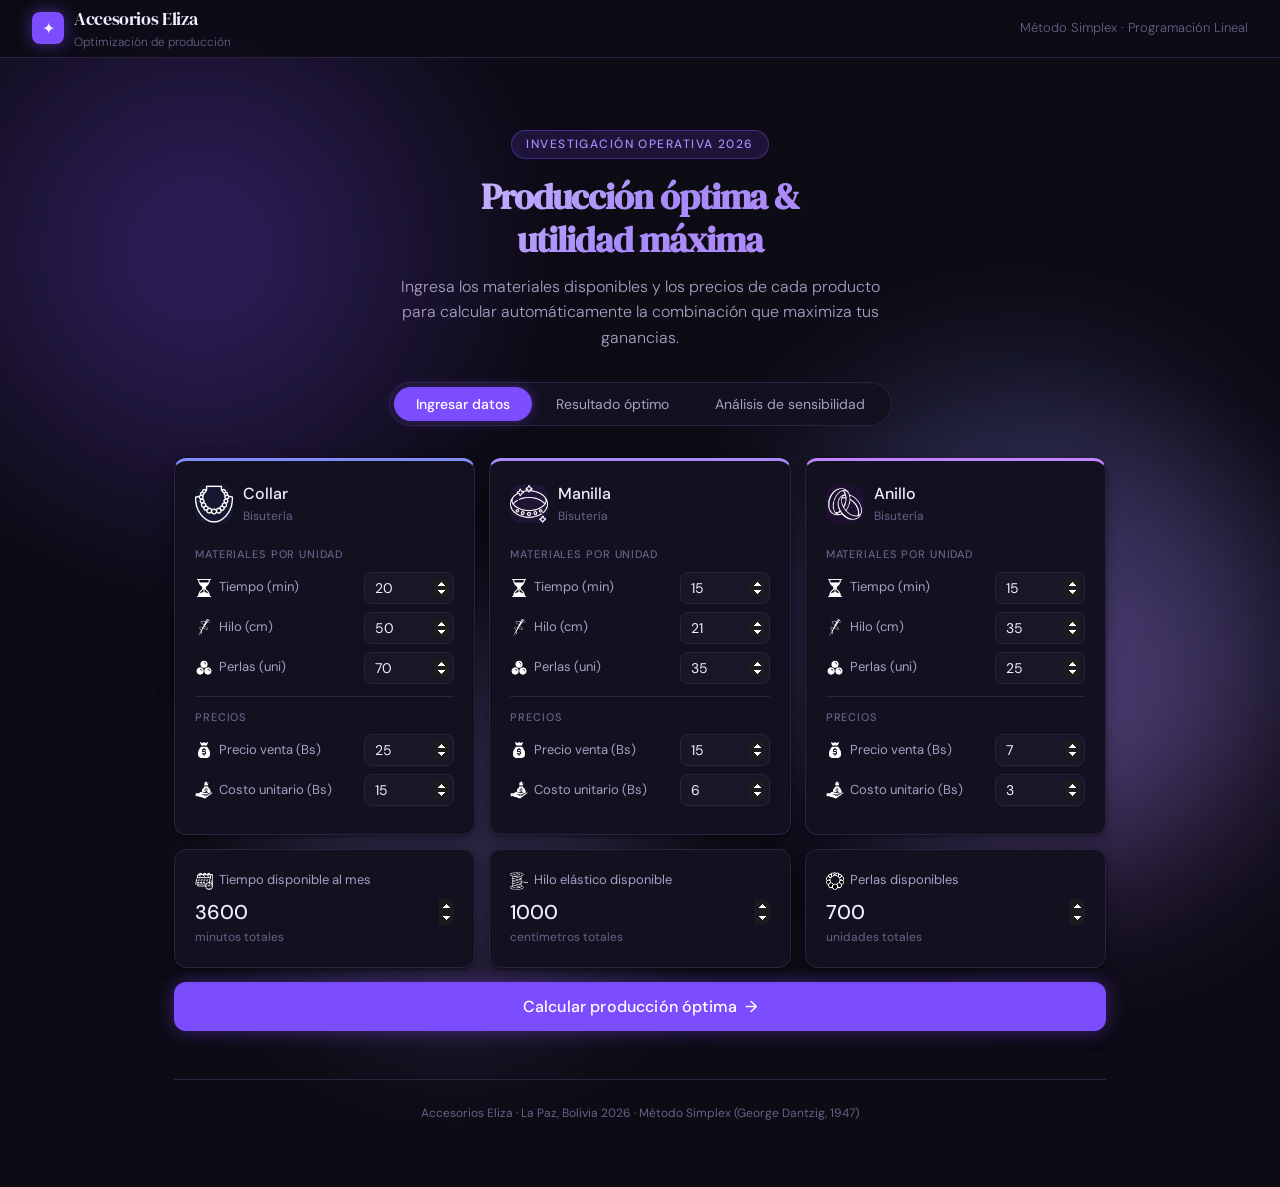
<file: index.html>
<!DOCTYPE html>
<html lang="es">
<head>
  <meta charset="UTF-8">
  <meta name="viewport" content="width=device-width, initial-scale=1.0">
  <title>Accesorios Eliza — Optimización de Producción</title>
  <link href="https://fonts.googleapis.com/css2?family=DM+Serif+Display&family=DM+Sans:ital,opsz,wght@0,9..40,300;0,9..40,400;0,9..40,500;1,9..40,300&display=swap" rel="stylesheet">
  <link rel="stylesheet" href="estilo.css">
  <link rel="icon" href="data:image/svg+xml,<svg xmlns='http://www.w3.org/2000/svg' viewBox='0 0 100 100'><text y='.9em' font-size='90'>✦</text></svg>">
</head>
<body>

 <div class="lava-blob"></div>
  <div class="lava-blob"></div>

<nav>
  <div class="nav-brand">
    <div class="nav-logo">✦</div>
    <div>
      <div class="nav-title">Accesorios Eliza</div>
      <div class="nav-subtitle">Optimización de producción</div>
    </div>
  </div>
  <div style="font-size:13px;color:var(--text3);font-weight:300;">Método Simplex · Programación Lineal</div>
</nav>

<div class="page">

  <div class="hero">
    <div class="hero-eyebrow">Investigación Operativa 2026</div>
    <h1>Producción óptima &amp;<br>utilidad máxima</h1>
    <p>Ingresa los materiales disponibles y los precios de cada producto para calcular automáticamente la combinación que maximiza tus ganancias.</p>
  </div>

  <div class="tabs-wrapper">
    <div class="tabs">
      <button class="tab-btn active" onclick="showTab('datos')">Ingresar datos</button>
      <button class="tab-btn" onclick="showTab('resultado')">Resultado óptimo</button>
      <button class="tab-btn" onclick="showTab('sensibilidad')">Análisis de sensibilidad</button>
    </div>
  </div>

  <!-- TAB 1: DATOS -->
  <div class="section active" id="tab-datos">
    <div class="product-grid">

      <div class="product-card collar">
        <div class="product-header">
          <div class="product-icon collar">
            <img src="img/collar.png" alt="MDN" />
          </div>
          <div><div class="product-name">Collar</div><div class="product-type">Bisutería</div></div>
        </div>
        <div class="card-title" style="font-size:11px;margin-bottom:8px;">Materiales por unidad</div>
        <div class="field-row"><span class="field-label"><span class="field-icon tiempo"></span>Tiempo (min)</span><input type="number" id="t1" value="20" min="0"></div>
        <div class="field-row"><span class="field-label"><span class="field-icon hilo"></span>Hilo (cm)</span><input type="number" id="h1" value="50" min="0"></div>
        <div class="field-row"><span class="field-label"><span class="field-icon perlas"></span>Perlas (uni)</span><input type="number" id="p1" value="70" min="0"></div>
        <div class="field-divider"></div>
        <div class="card-title" style="font-size:11px;margin-bottom:8px;">Precios</div>
        <div class="field-row"><span class="field-label"><span class="field-icon dinero"></span>Precio venta (Bs)</span><input type="number" id="v1" value="25" min="0"></div>
        <div class="field-row"><span class="field-label"><span class="field-icon costo"></span>Costo unitario (Bs)</span><input type="number" id="c1" value="15" min="0"></div>
      </div>

      <div class="product-card manilla">
  <div class="product-header">
    <div class="product-icon manilla"><img src="img/brazalete.png" alt="Manilla" /></div>
    <div><div class="product-name">Manilla</div><div class="product-type">Bisutería</div></div>
  </div>

  <div class="card-title" style="font-size:11px;margin-bottom:8px;">Materiales por unidad</div>

  <div class="field-row">
    <span class="field-label"><span class="field-icon tiempo"></span> Tiempo (min)</span>
    <input type="number" id="t2" value="15" min="0">
  </div>
  <div class="field-row">
    <span class="field-label"><span class="field-icon hilo"></span> Hilo (cm)</span>
    <input type="number" id="h2" value="21" min="0">
  </div>
  <div class="field-row">
    <span class="field-label"><span class="field-icon perlas"></span> Perlas (uni)</span>
    <input type="number" id="p2" value="35" min="0">
  </div>

  <div class="field-divider"></div>
  <div class="card-title" style="font-size:11px;margin-bottom:8px;">Precios</div>

  <div class="field-row">
    <span class="field-label"><span class="field-icon dinero"></span> Precio venta (Bs)</span>
    <input type="number" id="v2" value="15" min="0">
  </div>
  <div class="field-row">
    <span class="field-label"><span class="field-icon costo"></span> Costo unitario (Bs)</span>
    <input type="number" id="c2" value="6" min="0">
  </div>
</div>

      <div class="product-card anillo">
  <div class="product-header">
    <div class="product-icon anillo"><img src="img/anillo.png" alt="Anillo" /></div>
    <div><div class="product-name">Anillo</div><div class="product-type">Bisutería</div></div>
  </div>

  <div class="card-title" style="font-size:11px;margin-bottom:8px;">Materiales por unidad</div>

  <div class="field-row">
    <span class="field-label"><span class="field-icon tiempo"></span> Tiempo (min)</span>
    <input type="number" id="t3" value="15" min="0">
  </div>
  <div class="field-row">
    <span class="field-label"><span class="field-icon hilo"></span> Hilo (cm)</span>
    <input type="number" id="h3" value="35" min="0">
  </div>
  <div class="field-row">
    <span class="field-label"><span class="field-icon perlas"></span> Perlas (uni)</span>
    <input type="number" id="p3" value="25" min="0">
  </div>

  <div class="field-divider"></div>
  <div class="card-title" style="font-size:11px;margin-bottom:8px;">Precios</div>

  <div class="field-row">
    <span class="field-label"><span class="field-icon dinero"></span> Precio venta (Bs)</span>
    <input type="number" id="v3" value="7" min="0">
  </div>
  <div class="field-row">
    <span class="field-label"><span class="field-icon costo"></span> Costo unitario (Bs)</span>
    <input type="number" id="c3" value="3" min="0">
  </div>
</div>

    </div>

    <div class="resources-row">
      <div class="resource-item">
        <div class="resource-label"><span class="field-icon calendario"></span> Tiempo disponible al mes</div>
        <input type="number" id="rT" value="3600" min="0">
        <div class="resource-unit">minutos totales</div>
      </div>
      <div class="resource-item">
        <div class="resource-label"><span class="field-icon hilos"></span>  Hilo elástico disponible</div>
        <input type="number" id="rH" value="1000" min="0">
        <div class="resource-unit">centímetros totales</div>
      </div>
      <div class="resource-item">
        <div class="resource-label"><span class="field-icon perla"></span>  Perlas disponibles</div>
        <input type="number" id="rP" value="700" min="0">
        <div class="resource-unit">unidades totales</div>
      </div>
    </div>

    <button class="btn-calc" onclick="optimizar()">
      <span>Calcular producción óptima</span><span>→</span>
    </button>
  </div>

  <!-- TAB 2: RESULTADO -->
<div class="section" id="tab-resultado">
  <div id="result-content">
    <div class="empty-state">
      <div class="wave-wrapper">
        <div class="wave-bar"></div>
        <div class="wave-bar"></div>
        <div class="wave-bar"></div>
        <div class="wave-bar"></div>
        <div class="wave-bar"></div>
      </div>
      <p>Ingresa los datos y presiona <strong>Calcular</strong> para ver la solución óptima.</p>
    </div>
  </div>
</div>

  <!-- TAB 3: SENSIBILIDAD -->
<div class="section" id="tab-sensibilidad">
  <div id="sens-content">
    <div class="empty-state">
      <div class="wave-wrapper">
        <div class="wave-bar"></div>
        <div class="wave-bar"></div>
        <div class="wave-bar"></div>
        <div class="wave-bar"></div>
        <div class="wave-bar"></div>
      </div>
      <p>Primero calcula la producción óptima para ver el análisis de sensibilidad.</p>
    </div>
  </div>
</div>

  <div class="footer-note">
    Accesorios Eliza · La Paz, Bolivia 2026 · Método Simplex (George Dantzig, 1947)
  </div>
</div>

<script src="app.js"></script>
</body>
</html>
</file>
<file: estilo.css>
:root {
  --bg: #0d0b14;
  --surface: #13101f;
  --surface2: #1a1628;
  --border: #2a2440;
  --border2: #3d3560;
  --text: #f0eeff;
  --text2: #a89ec4;
  --text3: #6b6088;
  --accent: #7c4dff;
  --accent2: #a78bfa;
  --accent-light: #1e1535;
  --gold: #c084fc;
  --gold-light: #1e1030;
  --coral: #f472b6;
  --coral-light: #1f0f1e;
  --purple: #818cf8;
  --purple-light: #151830;
  --radius: 12px;
  --radius-sm: 8px;
  --shadow: 0 1px 3px rgba(0,0,0,0.4), 0 4px 16px rgba(0,0,0,0.3);
  --shadow-lg: 0 4px 24px rgba(124,77,255,0.15), 0 1px 4px rgba(0,0,0,0.4);

  --img-collar:     url('img/collar.png');
  --img-manilla:    url('img/brazalete.png');
  --img-anillo:     url('img/anillo.png');
  --img-perlas:     url('img/perlas.png');
  --img-hilo:       url('img/hilo.png');
  --img-dinero:     url('img/dinero.png');
  --img-costo:      url('img/costo.png');
  --img-tiempo:     url('img/tiempo.png');
  --img-calendario: url('img/calendario.png');
  --img-hilos:      url('img/hilos.png');
  --img-perla:      url('img/perla.png');
  --img-foquito:    url('img/foquito.png');
  --img-advertencia: url('img/advertencia.png');
}

/* ── ICONOS ── */
.field-icon.advertencia {
  display: inline-block; width: 18px; height: 18px;
  background: var(--img-advertencia) center/contain no-repeat;
  vertical-align: middle; filter: invert(1) brightness(2);
}
.field-icon.foquito {
  display: inline-block; width: 18px; height: 18px;
  background: var(--img-foquito) center/contain no-repeat;
  vertical-align: middle; filter: invert(1) brightness(2);
}
.field-icon.perlas {
  display: inline-block; width: 18px; height: 18px;
  background: var(--img-perlas) center/contain no-repeat;
  vertical-align: middle; filter: invert(1) brightness(2);
}
.field-icon.perla {
  display: inline-block; width: 18px; height: 18px;
  background: var(--img-perla) center/contain no-repeat;
  vertical-align: middle; filter: invert(1) brightness(2);
}
.field-icon.hilos {
  display: inline-block; width: 18px; height: 18px;
  background: var(--img-hilos) center/contain no-repeat;
  vertical-align: middle; filter: invert(1) brightness(2);
}
.field-icon.calendario {
  display: inline-block; width: 18px; height: 18px;
  background: var(--img-calendario) center/contain no-repeat;
  vertical-align: middle; filter: invert(1) brightness(2);
}
.field-icon.hilo {
  display: inline-block; width: 18px; height: 18px;
  background: var(--img-hilo) center/contain no-repeat;
  vertical-align: middle; filter: invert(1) brightness(2);
}
.field-icon.dinero {
  display: inline-block; width: 18px; height: 18px;
  background: var(--img-dinero) center/contain no-repeat;
  vertical-align: middle; filter: invert(1) brightness(2);
}
.field-icon.costo {
  display: inline-block; width: 18px; height: 18px;
  background: var(--img-costo) center/contain no-repeat;
  vertical-align: middle; filter: invert(1) brightness(2);
}
.field-icon.tiempo {
  display: inline-block; width: 18px; height: 18px;
  background: var(--img-tiempo) center/contain no-repeat;
  vertical-align: middle; filter: invert(1) brightness(2);
}

/* ── IMAGEN DE PRODUCTOS ── */
.product-icon img {
  width: 100%;
  height: 100%;
  object-fit: contain;
  border-radius: 8px;
  filter: invert(1) brightness(2);
}

* { box-sizing: border-box; margin: 0; padding: 0; }

body {
  font-family: 'DM Sans', sans-serif;
  background: var(--bg);
  color: var(--text);
  min-height: 100vh;
  font-size: 15px;
  line-height: 1.6;
  position: relative;
  overflow-x: hidden;
}

/* ── FONDO LAVA ── */
body::before,
body::after {
  content: '';
  position: fixed;
  border-radius: 50%;
  z-index: 0;
  pointer-events: none;
  animation: lava 12s ease-in-out infinite alternate;
}
body::before {
  width: 700px; height: 700px;
  background: radial-gradient(circle, #7c4dff, transparent 70%);
  top: -100px; left: -150px;
  animation-duration: 14s;
  opacity: 0.35;
  filter: blur(60px);
}
body::after {
  width: 600px; height: 600px;
  background: radial-gradient(circle, #c084fc, transparent 70%);
  bottom: -100px; right: -100px;
  animation-duration: 10s;
  animation-direction: alternate-reverse;
  opacity: 0.30;
  filter: blur(60px);
}

.lava-blob {
  position: fixed;
  border-radius: 50%;
  pointer-events: none;
  z-index: 0;
  animation: lava 16s ease-in-out infinite alternate;
}
.lava-blob:nth-child(1) {
  width: 500px; height: 500px;
  background: #818cf8;
  top: 40%; left: 60%;
  animation-duration: 18s;
  opacity: 0.20;
  filter: blur(70px);
}
.lava-blob:nth-child(2) {
  width: 400px; height: 400px;
  background: #a78bfa;
  top: 70%; left: 20%;
  animation-duration: 12s;
  animation-direction: alternate-reverse;
  opacity: 0.20;
  filter: blur(70px);
}

@keyframes lava {
  0%   { transform: translate(0, 0) scale(1); }
  33%  { transform: translate(40px, -60px) scale(1.1); }
  66%  { transform: translate(-30px, 40px) scale(0.95); }
  100% { transform: translate(60px, 20px) scale(1.05); }
}

nav {
  background: rgba(13, 11, 20, 0.85);
  backdrop-filter: blur(12px);
  border-bottom: 1px solid var(--border);
  padding: 0 2rem;
  display: flex;
  align-items: center;
  justify-content: space-between;
  height: 58px;
  position: sticky;
  top: 0;
  z-index: 100;
}
.nav-brand { display: flex; align-items: center; gap: 10px; }
.nav-logo {
  width: 32px; height: 32px;
  background: var(--accent);
  border-radius: 8px;
  display: flex; align-items: center; justify-content: center;
  font-size: 16px;
  box-shadow: 0 0 16px rgba(124,77,255,0.5);
}
.nav-title { font-family: 'DM Serif Display', serif; font-size: 18px; color: var(--text); letter-spacing: -0.02em; }
.nav-subtitle { font-size: 12px; color: var(--text3); font-weight: 300; }

.page { max-width: 980px; margin: 0 auto; padding: 2rem 1.5rem 4rem; position: relative; z-index: 1; }

.hero { text-align: center; padding: 2.5rem 0 2rem; animation: fadeUp 0.5s ease both; }
.hero-eyebrow {
  display: inline-block; font-size: 12px; font-weight: 500;
  letter-spacing: 0.12em; text-transform: uppercase;
  color: var(--accent2);
  background: rgba(124,77,255,0.15);
  border: 1px solid rgba(124,77,255,0.4);
  border-radius: 999px;
  padding: 4px 14px; margin-bottom: 16px;
}
.hero h1 {
  font-family: 'DM Serif Display', serif; font-size: 36px; line-height: 1.2;
  letter-spacing: -0.03em; margin-bottom: 12px;
  background: linear-gradient(135deg, #f0eeff 0%, #a78bfa 50%, #c084fc 100%);
  -webkit-background-clip: text;
  -webkit-text-fill-color: transparent;
  background-clip: text;
}
.hero p { font-size: 16px; color: var(--text2); max-width: 500px; margin: 0 auto; font-weight: 300; }

.tabs-wrapper { display: flex; justify-content: center; margin-bottom: 2rem; animation: fadeUp 0.5s 0.1s ease both; }
.tabs { display: inline-flex; background: var(--surface); border: 1px solid var(--border); border-radius: 999px; padding: 4px; gap: 2px; }
.tab-btn { padding: 8px 22px; font-size: 14px; font-family: 'DM Sans', sans-serif; border: none; background: none; border-radius: 999px; cursor: pointer; color: var(--text2); transition: all 0.2s; font-weight: 400; }
.tab-btn.active { background: var(--accent); color: #fff; font-weight: 500; box-shadow: 0 0 12px rgba(124,77,255,0.4); }
.tab-btn:hover:not(.active) { color: var(--text); background: var(--surface2); }

.section { display: none; animation: fadeUp 0.3s ease both; }
.section.active { display: block; }

.card { background: var(--surface); border: 1px solid var(--border); border-radius: var(--radius); padding: 1.5rem; box-shadow: var(--shadow); }
.card-title { font-size: 13px; font-weight: 500; text-transform: uppercase; letter-spacing: 0.08em; color: var(--text3); margin-bottom: 1rem; }

.product-grid { display: grid; grid-template-columns: repeat(3, 1fr); gap: 14px; margin-bottom: 14px; }
.product-card { background: var(--surface); border: 1px solid var(--border); border-radius: var(--radius); padding: 1.25rem; box-shadow: var(--shadow); transition: border-color 0.2s, box-shadow 0.2s; }
.product-card:hover { border-color: rgba(124,77,255,0.5); box-shadow: 0 0 20px rgba(124,77,255,0.15); }
.product-card.collar  { border-top: 3px solid var(--purple); }
.product-card.manilla { border-top: 3px solid var(--accent2); }
.product-card.anillo  { border-top: 3px solid var(--gold); }

.product-header { display: flex; align-items: center; gap: 10px; margin-bottom: 1.25rem; }
.product-icon { width: 38px; height: 38px; border-radius: 10px; display: flex; align-items: center; justify-content: center; font-size: 20px; flex-shrink: 0; }
.product-icon.collar  { background: var(--purple-light); }
.product-icon.manilla { background: var(--accent-light); }
.product-icon.anillo  { background: var(--gold-light); }
.product-name { font-size: 16px; font-weight: 500; color: var(--text); }
.product-type { font-size: 12px; color: var(--text3); }

.field-divider { height: 1px; background: var(--border); margin: 12px 0; }
.field-row { display: flex; align-items: center; justify-content: space-between; margin-bottom: 8px; }
.field-label { font-size: 13px; color: var(--text2); display: flex; align-items: center; gap: 6px; }
.field-icon { font-size: 14px; }

/* ── INPUTS ── */
input[type="number"] {
  width: 90px; padding: 6px 4px 6px 10px; font-size: 14px;
  font-family: 'DM Sans', sans-serif;
  border: 1px solid var(--border); border-radius: var(--radius-sm);
  background: var(--surface2); color: var(--text); text-align: left;
  transition: border-color 0.15s, box-shadow 0.15s;
  -moz-appearance: textfield;
  appearance: textfield;
}
input[type="number"]:focus {
  outline: none; border-color: var(--accent);
  box-shadow: 0 0 0 3px rgba(124,77,255,0.2); background: var(--surface);
}
input[type="number"]::-webkit-inner-spin-button {
  opacity: 1;
  margin-left: 6px;
  cursor: pointer;
  filter: invert(1) brightness(2);
}
input[type="number"]::-webkit-outer-spin-button {
  opacity: 1;
  filter: invert(1) brightness(2);
}

.resources-row { display: grid; grid-template-columns: repeat(3, 1fr); gap: 14px; margin-bottom: 14px; }
.resource-item { background: var(--surface); border: 1px solid var(--border); border-radius: var(--radius); padding: 1.25rem; box-shadow: var(--shadow); }
.resource-label { font-size: 13px; color: var(--text2); margin-bottom: 8px; display: flex; align-items: center; gap: 6px; }
.resource-item input { width: 100%; font-size: 20px; font-weight: 500; text-align: left; border: none; background: none; padding: 0; color: var(--text); -moz-appearance: textfield; appearance: textfield; }
.resource-item input:focus { outline: none; box-shadow: none; border: none; background: none; }
.resource-item input::-webkit-inner-spin-button { filter: invert(1) brightness(2); opacity: 1; }
.resource-item input::-webkit-outer-spin-button { filter: invert(1) brightness(2); opacity: 1; }
.resource-unit { font-size: 12px; color: var(--text3); margin-top: 2px; }

.btn-calc {
  width: 100%; padding: 14px; font-size: 16px; font-weight: 500;
  font-family: 'DM Sans', sans-serif; background: var(--accent); color: #fff;
  border: none; border-radius: var(--radius); cursor: pointer;
  letter-spacing: 0.01em; transition: background 0.2s, transform 0.1s, box-shadow 0.2s;
  display: flex; align-items: center; justify-content: center; gap: 8px;
  box-shadow: 0 0 20px rgba(124,77,255,0.4);
}
.btn-calc:hover  { background: #6a3de8; box-shadow: 0 0 28px rgba(124,77,255,0.6); }
.btn-calc:active { transform: scale(0.99); }

.result-banner {
  background: linear-gradient(135deg, #1e1535 0%, #2d1b69 50%, #1a0f3d 100%);
  border: 1px solid rgba(124,77,255,0.3);
  box-shadow: 0 0 40px rgba(124,77,255,0.2);
  border-radius: var(--radius);
  padding: 2rem; text-align: center; margin-bottom: 14px;
  position: relative; overflow: hidden;
}
.result-banner::before { content: ''; position: absolute; top: -40px; right: -40px; width: 160px; height: 160px; border-radius: 50%; background: rgba(124,77,255,0.08); }
.result-banner::after  { content: ''; position: absolute; bottom: -60px; left: -20px; width: 200px; height: 200px; border-radius: 50%; background: rgba(192,132,252,0.06); }
.result-label  { font-size: 13px; color: rgba(255,255,255,0.55); margin-bottom: 6px; text-transform: uppercase; letter-spacing: 0.1em; }
.result-amount { font-family: 'DM Serif Display', serif; font-size: 52px; color: #fff; line-height: 1; margin-bottom: 6px; }
.result-sub    { font-size: 14px; color: rgba(255,255,255,0.5); font-weight: 300; }

.metrics-grid { display: grid; grid-template-columns: repeat(4, 1fr); gap: 10px; margin-bottom: 14px; }
.metric { background: var(--surface); border: 1px solid var(--border); border-radius: var(--radius-sm); padding: 1rem; text-align: center; box-shadow: var(--shadow); }
.metric-label { font-size: 12px; color: var(--text3); margin-bottom: 6px; text-transform: uppercase; letter-spacing: 0.06em; display: flex; align-items: center; justify-content: center; gap: 4px; }
.metric-value { font-size: 26px; font-weight: 500; color: var(--text); line-height: 1; }
.metric-unit  { font-size: 12px; color: var(--text3); margin-top: 3px; }

.two-col { display: grid; grid-template-columns: 1fr 1fr; gap: 14px; margin-bottom: 14px; }

.bar-row { display: flex; align-items: center; gap: 12px; margin-bottom: 14px; }
.bar-label { font-size: 13px; color: var(--text2); width: 110px; flex-shrink: 0; display: flex; align-items: center; gap: 6px; }
.bar-track { flex: 1; height: 8px; background: var(--surface2); border-radius: 999px; overflow: hidden; }
.bar-fill  { height: 100%; border-radius: 999px; transition: width 0.8s cubic-bezier(0.4, 0, 0.2, 1); }
.bar-stats { font-size: 12px; color: var(--text2); width: 110px; text-align: right; flex-shrink: 0; }
.bar-pct   { font-size: 13px; font-weight: 500; color: var(--text); width: 38px; text-align: right; flex-shrink: 0; }

/* ── RECOMENDACIÓN ── */
.recommendation { background: rgba(124,77,255,0.08); border: 1px solid rgba(124,77,255,0.25); border-radius: var(--radius); padding: 1.25rem 1.5rem; margin-bottom: 14px; }
.rec-header {
  display: flex;
  align-items: center;
  gap: 8px;
  margin-bottom: 8px;
}
.rec-icon {
  font-size: 18px;
  display: flex;
  align-items: center;
  line-height: 1;
  flex-shrink: 0;
}
.rec-icon img {
  width: 20px;
  height: 20px;
  object-fit: contain;
  filter: invert(1) brightness(2);
  display: block;
}
.rec-title { font-size: 14px; font-weight: 500; color: var(--accent2); }
.rec-body  { font-size: 14px; color: var(--text2); line-height: 1.7; }
.rec-body strong { color: var(--text); font-weight: 500; }

/* ── TABLA SENSIBILIDAD ── */
.sens-table-wrapper { overflow-x: auto; -webkit-overflow-scrolling: touch; }
.sens-table { width: 100%; border-collapse: collapse; }
.sens-table th { font-size: 12px; font-weight: 500; text-transform: uppercase; letter-spacing: 0.08em; color: var(--text3); text-align: left; padding: 0 12px 10px; border-bottom: 1px solid var(--border); }
.sens-table th:last-child { text-align: right; }
.sens-table td { padding: 12px; font-size: 14px; border-bottom: 1px solid var(--border); vertical-align: middle; color: var(--text2); }
.sens-table tr:last-child td { border-bottom: none; }

.sens-badge { display: inline-block; font-size: 11px; padding: 2px 8px; border-radius: 999px; font-weight: 500; }
.badge-critical { background: rgba(244,114,182,0.15); color: var(--coral); }
.badge-ok       { background: rgba(74,222,128,0.15);  color: #4ade80; }

.sens-row-hover:hover td { background: rgba(124,77,255,0.06); }

.sens-icon {
  width: 16px; height: 16px;
  object-fit: contain;
  vertical-align: middle;
  filter: invert(1) brightness(2);
  margin-right: 4px;
}

.plus { color: var(--accent2); font-weight: 500; }
.zero { color: var(--text3); }

/* ── PILL DE IMPACTO ── */
.impact-pill {
  display: inline-block;
  padding: 2px 10px;
  border-radius: 999px;
  font-size: 12px;
  font-weight: 500;
}
.impact-pill.plus { background: rgba(167,139,250,0.15); color: var(--accent2); }
.impact-pill.zero { background: rgba(107,96,136,0.15);  color: var(--text3); }

/* ── SEPARADOR SIMULADOR ── */
.sim-separator {
  display: flex;
  align-items: center;
  gap: 12px;
  margin: 1.5rem 0 1rem;
}
.sim-separator::before,
.sim-separator::after {
  content: '';
  flex: 1;
  height: 1px;
  background: var(--border);
}
.sim-separator-label {
  font-size: 13px;
  font-weight: 500;
  color: var(--text3);
  white-space: nowrap;
  letter-spacing: 0.06em;
  text-transform: uppercase;
}

/* ── SIMULADOR ── */
.sim-fields { display: grid; grid-template-columns: repeat(3, 1fr); gap: 10px; margin-bottom: 12px; }
.sim-field label { font-size: 12px; color: var(--text3); display: flex; align-items: center; gap: 4px; margin-bottom: 4px; }
.sim-field input {
  width: 100%;
  padding: 6px 10px;
  font-size: 14px;
  font-family: 'DM Sans', sans-serif;
  border: 1px solid var(--border);
  border-radius: var(--radius-sm);
  background: var(--surface2);
  color: var(--text);
  text-align: right;
  transition: border-color 0.15s, box-shadow 0.15s;
  -moz-appearance: textfield;
  appearance: textfield;
}
.sim-field input:focus {
  outline: none;
  border-color: var(--accent);
  box-shadow: 0 0 0 3px rgba(124,77,255,0.2);
  background: var(--surface);
}
.sim-field input::-webkit-outer-spin-button,
.sim-field input::-webkit-inner-spin-button { -webkit-appearance: none; appearance: none; margin: 0; }

.btn-sim-calc { margin-top: 0.75rem; padding: 12px; font-size: 15px; }

.sim-result { margin-top: 12px; display: none; }
.sim-result-inner { background: var(--surface); border: 1px solid var(--border); border-radius: var(--radius-sm); padding: 1rem; display: flex; align-items: center; gap: 1.5rem; }
.sim-val  { font-size: 24px; font-weight: 500; color: var(--text); }
.sim-diff { font-size: 14px; }
.sim-diff.positive { color: var(--accent2); }
.sim-diff.negative { color: var(--coral); }

/* ── IMÁGENES EN MÉTRICAS Y BARRAS ── */
.metric-img {
  width: 16px; height: 16px;
  object-fit: contain;
  vertical-align: middle;
  filter: invert(1) brightness(2);
  margin-right: 4px;
}
.bar-img {
  width: 16px; height: 16px;
  object-fit: contain;
  vertical-align: middle;
  filter: invert(1) brightness(2);
  flex-shrink: 0;
}

/* ── BORDES SUPERIORES EN MÉTRICAS ── */
.metric-collar  { border-top: 3px solid var(--purple); }
.metric-manilla { border-top: 3px solid var(--accent2); }
.metric-anillo  { border-top: 3px solid var(--gold); }
.metric-total   { border-top: 3px solid var(--text3); }

.empty-state { text-align: center; padding: 3rem 1rem; color: var(--text3); }
.empty-state .empty-icon { font-size: 36px; margin-bottom: 12px; }
.empty-state p { font-size: 15px; }

.formula-box { background: var(--surface2); border: 1px solid var(--border); border-radius: var(--radius-sm); padding: 1rem 1.25rem; font-family: 'Courier New', monospace; font-size: 13px; color: var(--text2); line-height: 1.8; }

.footer-note { text-align: center; font-size: 12px; color: var(--text3); margin-top: 3rem; padding-top: 1.5rem; border-top: 1px solid var(--border); }

@keyframes fadeUp {
  from { opacity: 0; transform: translateY(12px); }
  to   { opacity: 1; transform: translateY(0); }
}

/* ── RESPONSIVE ≤ 700px ── */
@media (max-width: 700px) {
  nav            { padding: 0 1rem; }
  .page          { padding: 1rem 1rem 3rem; }
  .hero          { padding: 1.5rem 0 1.5rem; }
  .hero h1       { font-size: 26px; }
  .hero p        { font-size: 14px; }
  .product-grid  { grid-template-columns: 1fr; }
  .resources-row { grid-template-columns: 1fr; }
  .two-col       { grid-template-columns: 1fr; }
  .metrics-grid  { grid-template-columns: repeat(2, 1fr); }
  .sim-fields    { grid-template-columns: 1fr; }
  .result-amount { font-size: 38px; }
  .result-banner { padding: 1.5rem 1rem; }
  .bar-label     { width: 80px; font-size: 12px; }
  .bar-stats     { width: 80px; font-size: 11px; }
  .bar-pct       { width: 32px; font-size: 12px; }
  .sens-table    { min-width: 480px; }
  .sens-table th,
  .sens-table td { padding: 10px 8px; font-size: 12px; }
  .sim-result-inner { flex-direction: column; gap: 0.75rem; align-items: flex-start; }
}

/* ── RESPONSIVE ≤ 420px ── */
@media (max-width: 420px) {
  .tabs          { flex-wrap: wrap; border-radius: 16px; justify-content: center; }
  .tab-btn       { padding: 7px 14px; font-size: 13px; flex: 1 1 auto; text-align: center; }
  nav > div:last-child { display: none; }
  .nav-subtitle  { display: none; }
  .hero h1       { font-size: 22px; }
  .hero-eyebrow  { font-size: 11px; padding: 3px 10px; }
  .metric-value  { font-size: 22px; }
  .metric-label  { font-size: 11px; }
  input[type="number"] { width: 80px; font-size: 13px; }
  .resource-item input { font-size: 17px; }
  .formula-box   { overflow-x: auto; white-space: nowrap; font-size: 12px; }
  .rec-body      { font-size: 13px; }
  .footer-note   { font-size: 11px; }
}

/* ── ANIMACIÓN WAVE ── */
.wave-wrapper {
  display: flex; align-items: flex-end; justify-content: center;
  gap: 6px; height: 50px; margin: 0 auto 20px;
}
.wave-bar {
  width: 8px; border-radius: 999px;
  background: var(--accent);
  box-shadow: 0 0 8px rgba(124,77,255,0.6);
  animation: wave 1.2s ease-in-out infinite;
}
.wave-bar:nth-child(1) { animation-delay: 0s;    height: 20px; }
.wave-bar:nth-child(2) { animation-delay: 0.15s; height: 35px; }
.wave-bar:nth-child(3) { animation-delay: 0.3s;  height: 50px; }
.wave-bar:nth-child(4) { animation-delay: 0.45s; height: 35px; }
.wave-bar:nth-child(5) { animation-delay: 0.6s;  height: 20px; }

@keyframes wave {
  0%, 100% { transform: scaleY(0.4); opacity: 0.4; }
  50%       { transform: scaleY(1);   opacity: 1; }
}

/* ── RECOMENDACIÓN COLAPSABLE ── */
.rec-colapsable { cursor: pointer; user-select: none; }
.rec-colapsable .rec-header { justify-content: space-between; }
.rec-arrow { font-size: 12px; color: var(--accent2); transition: transform 0.2s; margin-left: auto; }
.rec-hidden { display: none; }
.rec-body:not(.rec-hidden) { animation: fadeUp 0.3s ease both; }
</file>
